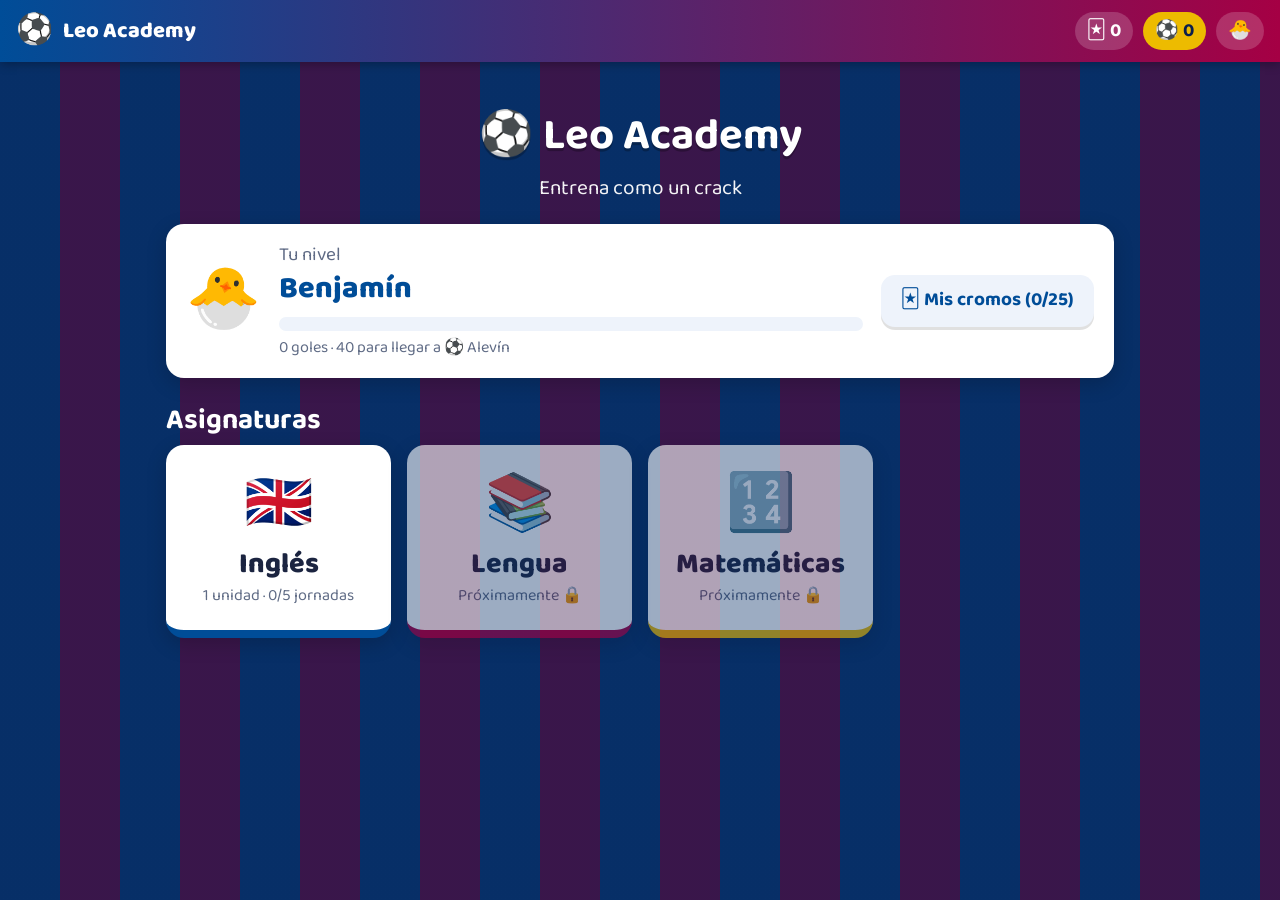
<file: index.html>
<!doctype html>
<html lang="es">
<head>
  <meta charset="utf-8">
  <meta name="viewport" content="width=device-width, initial-scale=1, viewport-fit=cover">
  <title>Leo Academy</title>
  <meta name="theme-color" content="#0b1f4d">
  <meta name="apple-mobile-web-app-capable" content="yes">
  <meta name="apple-mobile-web-app-title" content="Leo Academy">
  <link rel="icon" href="data:image/svg+xml,<svg xmlns='http://www.w3.org/2000/svg' viewBox='0 0 100 100'><text y='.9em' font-size='90'>⚽</text></svg>">
  <link rel="preconnect" href="https://fonts.googleapis.com">
  <link rel="preconnect" href="https://fonts.gstatic.com" crossorigin>
  <link href="https://fonts.googleapis.com/css2?family=Baloo+2:wght@500;600;700;800&display=swap" rel="stylesheet">
  <link rel="stylesheet" href="css/style.css">
</head>
<body>
  <div id="app"></div>

  <!-- Motor -->
  <script src="js/core.js"></script>
  <script src="js/glossary.js"></script>
  <script src="js/games.js"></script>

  <!-- Asignaturas -->
  <script src="subjects/subjects.js"></script>

  <!-- Unidades (una línea por unidad: subjects/<asignatura>/<unidad>.js) -->
  <script src="subjects/ingles/unit2.js"></script>

  <script src="js/app.js"></script>
</body>
</html>
</file>
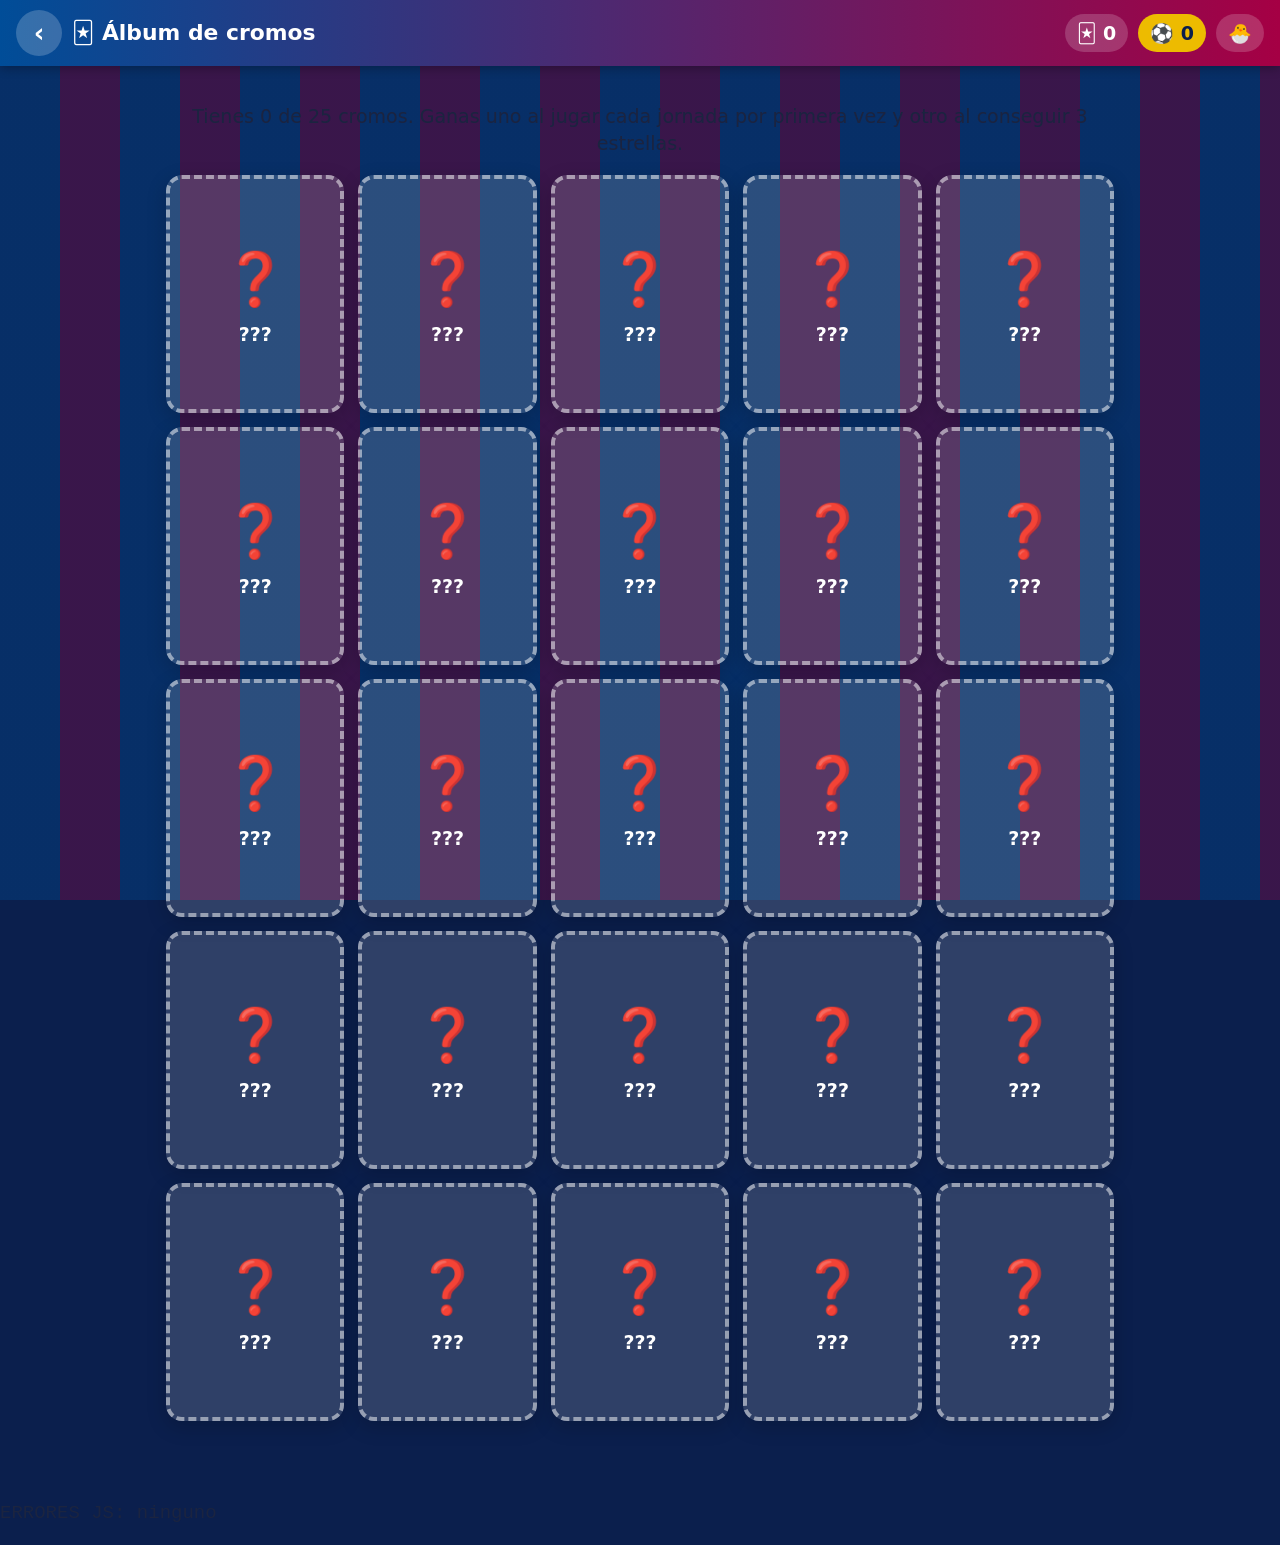
<file: tools/robot.html>
<!doctype html>
<html><head><meta charset="utf-8"><link rel="stylesheet" href="../css/style.css"></head>
<body>
<div id="app"></div>
<pre id="log"></pre>
<script>window.__errs = []; window.onerror = (m, s, l) => { __errs.push(m + ' @' + s + ':' + l); };</script>
<script src="../js/core.js"></script>
<script src="../js/glossary.js"></script>
<script src="../js/games.js"></script>
<script src="../subjects/subjects.js"></script>
<!-- UNITS -->
<script src="../js/app.js"></script>
<script>
/* Robot de pruebas: juega todos los juegos de todas las jornadas pulsando botones al azar
   y comprueba que cada juego llega al final sin errores. Lo lanza tools/test.sh */
Speech.supported = false;
Speech.sequence = () => Promise.resolve(true);
window.confirm = () => true;
const out = [];
const sleep = ms => new Promise(r => setTimeout(r, ms));

async function playGame(g) {
  const root = document.createElement('div');
  document.body.append(root);
  let scores = 0, finished = false;
  const ctx = { score() { scores++; }, finish() { finished = true; } };
  if (!GAMES[g.type]) return 'ERR tipo de juego desconocido: ' + g.type;
  try { GAMES[g.type](root, g, ctx); } catch (e) { return 'ERR al empezar: ' + e.message; }
  for (let k = 0; k < 600 && !finished; k++) {
    const q = s => [...root.querySelectorAll(s)].filter(b => !b.disabled && !b.classList.contains('done'));
    try {
      const next = q('.feedback .btn.primary')[0] || q('.card .btn.primary.big')[0];
      if (next) { next.click(); await sleep(5); continue; }
      if (g.type === 'match') {
        const l = q('.tile.en')[0], rs = q('.tile.es');
        if (l && rs.length) { l.click(); rs[Math.floor(Math.random() * rs.length)].click(); }
        await sleep(5); continue;
      }
      const chk = root.querySelector('.btn.primary:not(:disabled)');
      const inp = root.querySelector('.type-input:not(:disabled)');
      if (inp && chk) { inp.value = 'xx'; chk.click(); await sleep(5); continue; }
      const t = q('.opt')[0] || q('.bucket')[0] || q('.letter')[0] || q('.chip-pool .chip')[0];
      if (t) { t.click(); await sleep(5); continue; }
      if (chk) { chk.click(); await sleep(5); continue; }
      await sleep(100); // p. ej. avance automático tras acertar
    } catch (e) { return 'ERR jugando: ' + e.message; }
  }
  root.remove();
  return finished ? 'ok (' + scores + ' puntos)' : 'ERR no llega al final (' + scores + ' puntos)';
}

(async () => {
  for (const u of UNITS) {
    const key = u.subject + '-' + u.id;
    Speech.setLang(subjectOf(u).lang);
    for (const [di, d] of u.days.entries()) {
      for (const g of d.games) out.push(`${key} J${di + 1} [${g.type}] ${g.title}: ${await playGame(g)}`);
    }
    for (const hsh of ['#/u/' + key, '#/u/' + key + '/charla', '#/u/' + key + '/day/1', '#/u/' + key + '/day/free']) {
      history.replaceState(null, '', hsh); route(); await sleep(20);
      const len = document.getElementById('app').innerText.length;
      out.push(`${hsh}: ${len > 50 ? 'ok' : 'ERR pantalla vacía'}`);
    }
  }
  for (const s of SUBJECTS) { history.replaceState(null, '', '#/s/' + s.id); route(); await sleep(10); }
  history.replaceState(null, '', '#/album'); route();
  out.push('ERRORES JS: ' + (__errs.length ? 'ERR ' + JSON.stringify(__errs) : 'ninguno'));
  document.getElementById('log').textContent = out.join('\n');
})();
</script>
</body></html>
</file>
<file: css/style.css>
:root {
  --blue: #004d98;
  --blue-dark: #0b1f4d;
  --grana: #a50044;
  --gold: #edbb00;
  --pitch: #2f8f4e;
  --ink: #1b2440;
  --muted: #5f6b85;
  --card: #ffffff;
  --soft: #eef3fb;
  --ok: #18a058;
  --ok-bg: #e3f7ec;
  --ko: #d43b3b;
  --ko-bg: #fde8e8;
  --radius: 18px;
  --shadow: 0 6px 20px rgba(0, 0, 0, .18);
}
* { box-sizing: border-box; -webkit-tap-highlight-color: transparent; }
html { -webkit-text-size-adjust: 100%; }
body {
  margin: 0;
  font-family: 'Baloo 2', system-ui, -apple-system, 'Segoe UI', Roboto, sans-serif;
  font-size: 19px;
  line-height: 1.4;
  color: var(--ink);
  background-color: var(--blue-dark);
  background-image: repeating-linear-gradient(90deg, rgba(0, 77, 152, .35) 0 60px, rgba(165, 0, 68, .30) 60px 120px);
  background-attachment: fixed;
  min-height: 100vh;
}
a { color: inherit; text-decoration: none; }
button { font: inherit; color: inherit; cursor: pointer; }
button:disabled { cursor: default; }
h1, h2, h3, h4 { line-height: 1.15; margin: .3em 0; }
.hidden { display: none !important; }
.muted { color: var(--muted); }
.small { font-size: .85em; }
.center { text-align: center; }
.row { display: flex; gap: 12px; flex-wrap: wrap; justify-content: center; align-items: center; margin: 14px 0; }

/* ---------- Barra superior ---------- */
.topbar {
  position: sticky; top: 0; z-index: 20;
  display: flex; align-items: center; gap: 10px;
  padding: 10px max(16px, env(safe-area-inset-left));
  background: linear-gradient(90deg, var(--blue), var(--grana));
  color: #fff; box-shadow: 0 2px 10px rgba(0, 0, 0, .3);
}
.topbar .logo { font-size: 30px; }
.topbar-title { flex: 1; font-weight: 800; font-size: 1.15em; white-space: nowrap; overflow: hidden; text-overflow: ellipsis; }
.back { background: rgba(255, 255, 255, .2); border: 0; color: #fff; width: 46px; height: 46px; border-radius: 50%; font-size: 26px; font-weight: 800; display: grid; place-items: center; flex: none; }
.pill { background: rgba(255, 255, 255, .18); border: 0; color: #fff; padding: 6px 12px; border-radius: 999px; font-weight: 700; white-space: nowrap; }
.pill.gold { background: var(--gold); color: var(--blue-dark); }

.page { max-width: 980px; margin: 0 auto; padding: 18px 16px 60px; }
.card { background: var(--card); border-radius: var(--radius); box-shadow: var(--shadow); padding: 18px 20px; margin: 14px 0; }
.card.center { text-align: center; }

.hero { color: #fff; text-align: center; padding: 18px 0 6px; }
.hero h1 { font-size: 2.3em; text-shadow: 0 3px 0 rgba(0, 0, 0, .25); }
.hero p { margin: 0; font-size: 1.1em; opacity: .95; }
.small-hero h1 { font-size: 1.9em; }
.section-title { color: #fff; margin-top: 26px; }

/* ---------- Botones ---------- */
.btn {
  display: inline-flex; align-items: center; justify-content: center; gap: 6px;
  min-height: 52px; padding: 8px 20px; border-radius: 14px; border: 0;
  background: var(--soft); color: var(--blue); font-weight: 700; font-size: 1em;
  box-shadow: 0 3px 0 rgba(0, 0, 0, .12);
}
.btn:active { transform: translateY(2px); box-shadow: none; }
.btn.primary { background: var(--grana); color: #fff; box-shadow: 0 4px 0 #6d002d; }
.btn.primary:disabled { background: #c9c9d3; box-shadow: none; }
.btn.big { min-height: 60px; font-size: 1.15em; padding: 10px 28px; }
.btn.block { display: flex; width: 100%; margin-top: 18px; }
.btn.listen { background: var(--blue); color: #fff; box-shadow: 0 4px 0 #002a55; font-size: 1.15em; }
.btn.listen.playing { animation: pulse 1s infinite; }

/* ---------- Inicio ---------- */
.level-card { display: flex; align-items: center; gap: 18px; flex-wrap: wrap; }
.level-emoji { font-size: 60px; }
.level-info { flex: 1; min-width: 200px; }
.level-name { font-size: 1.6em; font-weight: 800; color: var(--blue); }
.bar { height: 14px; background: var(--soft); border-radius: 99px; overflow: hidden; margin: 6px 0; }
.bar span { display: block; height: 100%; background: linear-gradient(90deg, var(--blue), var(--grana)); border-radius: 99px; }
.subject-grid { display: grid; grid-template-columns: repeat(auto-fill, minmax(220px, 1fr)); gap: 16px; }
.subject-card {
  background: #fff; border-radius: var(--radius); padding: 22px; text-align: center; box-shadow: var(--shadow);
  border-bottom: 8px solid var(--c);
}
.subject-card.soon { opacity: .6; }
.subject-emoji { font-size: 56px; }
.subject-name { font-size: 1.5em; font-weight: 800; }

/* ---------- Unidades y jornadas ---------- */
.unit-card { display: flex; gap: 16px; align-items: center; }
.unit-num { width: 64px; height: 64px; border-radius: 50%; background: var(--blue); color: #fff; font-size: 30px; font-weight: 800; display: grid; place-items: center; flex: none; }
.unit-title { font-weight: 800; font-size: 1.25em; }
.day-list { display: grid; gap: 4px; }
.day-card, .charla-link { display: flex; align-items: center; gap: 16px; border-left: 8px solid var(--blue); }
.charla-link { border-left-color: var(--gold); }
.day-card.played { border-left-color: var(--ok); }
.day-card.final { border-left-color: var(--grana); background: linear-gradient(90deg, #fff, #fff6d6); }
.day-card.free { border-left-color: var(--gold); }
.day-emoji { font-size: 44px; flex: none; width: 56px; text-align: center; }
.day-info { flex: 1; }
.day-kicker { font-size: .8em; font-weight: 800; letter-spacing: .08em; color: var(--grana); }
.day-name { font-size: 1.25em; font-weight: 800; }
.day-side { flex: none; }
.play { display: grid; place-items: center; width: 50px; height: 50px; border-radius: 50%; background: var(--grana); color: #fff; font-size: 22px; }
.games-emojis { letter-spacing: 4px; margin-top: 4px; }
.stars { color: #d6d9e2; font-size: 1.5em; letter-spacing: 2px; white-space: nowrap; }
.stars .on { color: var(--gold); text-shadow: 0 1px 0 #a07d00; }
.tip { background: #fff8db; border-left: 6px solid var(--gold); border-radius: 12px; padding: 10px 14px; margin: 12px 0; }
.page > .tip { box-shadow: var(--shadow); }

/* ---------- Charla ---------- */
.charla-card h2 { color: var(--blue); }
.charla-card h4 { color: var(--grana); margin-top: 1.1em; font-size: 1.1em; }
.charla-body ul, .charla-body ol { padding-left: 1.3em; }
.charla-body li { margin: 6px 0; }
.rule { background: var(--soft); border-radius: 12px; padding: 10px 14px; margin: 10px 0; }
.ex { background: #f3fff6; border-left: 5px solid var(--ok); border-radius: 10px; padding: 8px 12px; }
.say {
  display: inline-flex; align-items: center; gap: 4px; border: 0; background: #e6efff; color: var(--blue);
  font-weight: 700; padding: 2px 10px; border-radius: 10px; margin: 2px 0; text-align: left;
}
.say:active { background: #cfe0ff; }
.say-ico { font-size: .85em; }
.vocab-grid { display: grid; grid-template-columns: repeat(auto-fill, minmax(170px, 1fr)); gap: 8px; }
.vocab { background: var(--soft); border-radius: 12px; padding: 8px; display: flex; flex-direction: column; align-items: center; text-align: center; }
.vocab .emo { font-size: 30px; }
.tbl-wrap { overflow-x: auto; }
.tbl { border-collapse: collapse; width: 100%; margin: 10px 0; background: #fff; }
.tbl th, .tbl td { border: 2px solid #dfe5f1; padding: 8px 10px; text-align: left; vertical-align: middle; }
.tbl th { background: var(--blue); color: #fff; }
.tbl tr.irr td { background: #fff3f6; }
.tbl.errors td:first-child { color: var(--ko); }
.tbl.data { width: auto; margin: 6px auto; }
.tbl.data td, .tbl.data th { text-align: center; padding: 6px 14px; }
.tbl.data tr th:first-child { background: var(--grana); }
.table-title { font-weight: 800; color: var(--blue); text-align: center; }
.toc { display: flex; flex-wrap: wrap; gap: 8px; align-items: center; }

/* ---------- Modal ---------- */
.modal { position: fixed; inset: 0; background: rgba(5, 15, 40, .7); z-index: 50; display: grid; place-items: center; padding: 16px; }
.modal-box { background: var(--blue-dark); border-radius: var(--radius); width: min(900px, 100%); max-height: 92vh; display: flex; flex-direction: column; overflow: hidden; }
.modal-head { display: flex; justify-content: space-between; align-items: center; padding: 10px 16px; color: #fff; background: linear-gradient(90deg, var(--blue), var(--grana)); }
.modal-body { overflow-y: auto; padding: 4px 14px 14px; -webkit-overflow-scrolling: touch; }

/* ---------- Marcador ---------- */
.play-bar { justify-content: space-between; }
.scoreboard { display: flex; align-items: center; gap: 10px; background: #071534; border-radius: 12px; padding: 6px 14px; font-weight: 800; }
.scoreboard .team { font-size: .8em; letter-spacing: .05em; }
.scoreboard .home { color: #ffd34d; }
.scoreboard .away { color: #b9c3dd; }
.score-n { font-size: 1.6em; min-width: 1.2em; text-align: center; font-variant-numeric: tabular-nums; }
.score-n.bump { animation: bump .5s; }
.game-label { text-align: center; color: #fff; font-weight: 700; padding: 8px 16px 0; min-height: 10px; }

/* ---------- Juegos: comunes ---------- */
.intro-card h2 { color: var(--blue); }
.big-emoji { font-size: 64px; line-height: 1.1; }
.lineup { text-align: left; display: inline-block; margin: 8px auto; background: var(--soft); border-radius: 14px; padding: 10px 18px; }
.lineup ol { margin: 4px 0 0; padding-left: 1.2em; }
.progress { display: flex; align-items: center; gap: 6px; justify-content: center; flex-wrap: wrap; margin: 4px 0 8px; }
.dot { width: 14px; height: 14px; border-radius: 50%; background: rgba(255, 255, 255, .3); }
.dot.done { background: var(--gold); }
.dot.now { background: #fff; transform: scale(1.3); }
.progress-n { color: #fff; font-weight: 700; margin-left: 6px; }
.progress-text { color: #fff; text-align: center; font-weight: 700; }
.question { font-size: 1.3em; font-weight: 700; }
.question.small { font-size: 1.1em; color: #fff; text-align: center; margin: 10px 0; }
.context { margin-bottom: 10px; }
.options { display: grid; gap: 12px; margin: 14px 0; }
.options.grid { grid-template-columns: repeat(auto-fit, minmax(180px, 1fr)); }
.opt {
  background: #fff; border: 3px solid transparent; border-radius: 16px; padding: 14px 16px; min-height: 64px;
  font-size: 1.15em; font-weight: 700; box-shadow: 0 4px 0 rgba(0, 0, 0, .18); text-align: center;
}
.opt:active:not(:disabled) { transform: translateY(2px); box-shadow: none; }
.opt.right { background: var(--ok-bg); border-color: var(--ok); color: #0c6b39; }
.opt.wrong { background: var(--ko-bg); border-color: var(--ko); color: #9a1f1f; }
.opt:disabled:not(.right):not(.wrong) { opacity: .6; }
.fb-slot:empty { display: none; }
.feedback { border-radius: var(--radius); padding: 16px 18px; margin: 10px 0 20px; text-align: center; box-shadow: var(--shadow); }
.feedback.ok { background: var(--ok-bg); border: 3px solid var(--ok); }
.feedback.ko { background: var(--ko-bg); border: 3px solid var(--ko); }
.fb-title { font-size: 1.5em; font-weight: 800; }
.feedback.ok .fb-title { color: #0c6b39; }
.feedback.ko .fb-title { color: #9a1f1f; }
.fb-text { margin: 6px 0 12px; }
.quick-ok { text-align: center; color: #fff; font-size: 1.6em; font-weight: 800; margin: 10px; animation: pop .5s; }
.msg { color: #fff; text-align: center; font-weight: 700; min-height: 1.4em; }
.hint-line { color: #fff; text-align: center; margin: 6px 0; }
.hint-line.warn { color: var(--gold); font-weight: 700; }
.say-btn { border: 0; background: #e6efff; color: var(--blue); font-weight: 700; padding: 8px 14px; border-radius: 12px; margin: 4px; }
.es-wrap { margin-top: 8px; }
.es-btn, .chip-toggle { border: 2px solid #d5deef; background: #fff; color: var(--blue); border-radius: 999px; padding: 4px 14px; font-weight: 700; font-size: .9em; margin: 4px 4px 4px 0; }
.es-btn.on, .chip-toggle.on { background: var(--blue); color: #fff; border-color: var(--blue); }
.es-text, .transcript { background: #fff8db; border-radius: 10px; padding: 8px 12px; margin-top: 6px; text-align: left; }
.transcript-wrap { margin: 6px 0 10px; }
.listen-box { display: flex; align-items: center; gap: 10px; flex-wrap: wrap; justify-content: center; background: var(--soft); border-radius: 14px; padding: 10px; margin-bottom: 12px; }
.plays { color: var(--muted); font-size: .9em; }

/* ---------- Penalti ---------- */
.penalty { position: relative; height: 104px; max-width: 320px; margin: 0 auto 4px; }
.goal { position: absolute; top: 0; left: 50%; width: 230px; height: 70px; transform: translateX(-50%); border: 5px solid #fff; border-bottom: 0; border-radius: 4px 4px 0 0; }
.net { position: absolute; inset: 0; opacity: .35; background-image: linear-gradient(#fff 1px, transparent 1px), linear-gradient(90deg, #fff 1px, transparent 1px); background-size: 12px 12px; }
.keeper { position: absolute; bottom: -4px; left: 50%; font-size: 36px; transform: translateX(-50%); transition: transform .45s ease-out; }
.ball { position: absolute; bottom: 0; left: 50%; font-size: 32px; transform: translateX(-50%); transition: transform .5s cubic-bezier(.2, .7, .3, 1); }
.goal-left .ball { transform: translate(-200%, -78px) scale(.7); }
.goal-left .keeper { transform: translateX(40%) rotate(35deg); }
.goal-right .ball { transform: translate(100%, -78px) scale(.7); }
.goal-right .keeper { transform: translateX(-140%) rotate(-35deg); }
.save-left .ball { transform: translate(-140%, -50px) scale(.7); }
.save-left .keeper { transform: translateX(-130%) rotate(-30deg); }
.save-right .ball { transform: translate(40%, -50px) scale(.7); }
.save-right .keeper { transform: translateX(30%) rotate(30deg); }

/* ---------- Parejas ---------- */
.match { display: grid; grid-template-columns: 1fr 1fr; gap: 14px; }
.match-col { display: grid; gap: 10px; align-content: start; }
.tile { background: #fff; border: 3px solid transparent; border-radius: 14px; min-height: 62px; padding: 8px 12px; font-weight: 700; font-size: 1.1em; box-shadow: 0 4px 0 rgba(0, 0, 0, .18); display: flex; align-items: center; justify-content: center; gap: 8px; }
.tile.en { color: var(--blue); }
.tile.sel { border-color: var(--gold); background: #fff8db; transform: scale(1.03); }
.tile.done { background: var(--ok-bg); border-color: var(--ok); opacity: .55; box-shadow: none; }
.tile .emo { font-size: 1.4em; }

/* ---------- Letras / frases ---------- */
.clue { font-size: 1.4em; font-weight: 700; }
.slots, .letters { display: flex; flex-wrap: wrap; gap: 8px; justify-content: center; margin: 14px 0; }
.slot, .letter { width: 52px; height: 58px; border-radius: 12px; font-size: 1.6em; font-weight: 800; border: 0; }
.slot { background: rgba(255, 255, 255, .25); border: 3px dashed rgba(255, 255, 255, .7); color: #fff; }
.slot.filled { background: #fff; color: var(--blue); border: 3px solid #fff; }
.letter { background: var(--gold); color: var(--blue-dark); box-shadow: 0 4px 0 #a07d00; }
.letter:disabled { opacity: .25; box-shadow: none; }
.answer-zone { min-height: 76px; background: rgba(255, 255, 255, .95); border-radius: var(--radius); padding: 12px; display: flex; flex-wrap: wrap; gap: 8px; align-items: center; margin: 10px 0; border: 3px dashed var(--blue); }
.answer-zone.lines, .chip-pool.lines { flex-direction: column; align-items: stretch; }
.placeholder { color: var(--muted); }
.chip-pool { display: flex; flex-wrap: wrap; gap: 10px; justify-content: center; margin: 12px 0; }
.chip { background: #fff; border: 0; border-radius: 12px; padding: 10px 16px; min-height: 52px; font-size: 1.15em; font-weight: 700; box-shadow: 0 4px 0 rgba(0, 0, 0, .2); color: var(--blue); text-align: left; }
.chip.in { background: var(--blue); color: #fff; }
.chip:disabled { opacity: .25; box-shadow: none; }
.toc .chip { font-size: .9em; min-height: 40px; padding: 6px 12px; background: var(--soft); box-shadow: none; }

/* ---------- Escribir ---------- */
.type-row { display: flex; gap: 10px; margin: 12px 0; }
.type-input { flex: 1; min-width: 0; font: inherit; font-size: 1.4em; font-weight: 700; padding: 10px 16px; border-radius: 14px; border: 3px solid #fff; color: var(--blue); }
.type-input:focus { outline: none; border-color: var(--gold); }
.type-input.right { border-color: var(--ok); background: var(--ok-bg); }
.type-input.wrong { border-color: var(--ko); background: var(--ko-bg); }
.clue-gap { color: var(--grana); letter-spacing: 2px; }

/* ---------- Clasificar ---------- */
.classify-word { font-size: 2.4em; font-weight: 800; color: var(--blue); }
.buckets { display: grid; grid-template-columns: repeat(auto-fit, minmax(200px, 1fr)); gap: 12px; }
.bucket { background: #fff; border: 3px solid transparent; border-radius: 16px; min-height: 84px; font-weight: 800; font-size: 1.1em; display: flex; align-items: center; justify-content: center; gap: 10px; box-shadow: 0 4px 0 rgba(0, 0, 0, .2); }
.bucket .emo { font-size: 1.8em; }
.bucket.right { background: var(--ok-bg); border-color: var(--ok); }
.bucket.wrong { background: var(--ko-bg); border-color: var(--ko); }

/* ---------- Reading ---------- */
.reading-layout { display: grid; gap: 14px; }
.reading-card { margin: 0; }
.reading-title { color: var(--grana); }
.tools { display: flex; flex-wrap: wrap; gap: 8px; align-items: center; border-bottom: 2px solid var(--soft); padding-bottom: 10px; margin-bottom: 8px; }
.tool { border: 0; background: var(--blue); color: #fff; font-weight: 700; padding: 8px 14px; border-radius: 12px; }
.tool.on { background: var(--grana); }
.reading-text { font-size: 1.15em; line-height: 1.75; max-height: 52vh; overflow-y: auto; -webkit-overflow-scrolling: touch; padding-right: 4px; }
.para { margin: 0 0 12px; }
.para-es { margin: -6px 0 14px; background: #fff8db; border-radius: 10px; padding: 6px 10px; font-size: .9em; line-height: 1.45; }
.sent { border-radius: 6px; transition: background .2s; }
.sent.now { background: #dbe8ff; }
.sent.hint { background: #fff0a8; box-shadow: 0 0 0 3px #fff0a8; }
.sent.evidence { background: #c9f2d9; box-shadow: 0 0 0 3px #c9f2d9; }
.w { cursor: pointer; border-radius: 4px; }
.w:hover { background: #eef3fb; }
.w.tapped { background: var(--gold); }
.gloss-bar { position: sticky; bottom: 0; background: var(--blue-dark); color: #fff; border-radius: 12px; padding: 8px 12px; margin-top: 8px; min-height: 48px; display: flex; align-items: center; gap: 6px; flex-wrap: wrap; }
.gloss-bar .say-btn { padding: 2px 10px; }
.reading-q .question { font-size: 1.2em; }

/* ---------- Huecos ---------- */
.cloze-text { font-size: 1.15em; line-height: 2; }
.gap { background: var(--soft); border-radius: 8px; padding: 2px 8px; font-weight: 700; color: var(--muted); }
.gap.current { background: var(--gold); color: var(--blue-dark); animation: pulse 1.2s infinite; }
.gap.filled-ok { background: var(--ok-bg); color: #0c6b39; }
.gap.filled-ko { background: var(--ko-bg); color: #9a1f1f; }

/* ---------- Final y cromos ---------- */
.end-card h2 { color: var(--blue); font-size: 1.8em; }
.final-score { display: flex; justify-content: center; align-items: center; gap: 16px; font-weight: 800; margin: 8px 0; }
.final-score b { font-size: 2.6em; color: var(--grana); }
.new-card { margin: 18px auto; animation: pop .6s; }
.album { display: grid; grid-template-columns: repeat(auto-fill, minmax(150px, 1fr)); gap: 14px; }
.cromo {
  width: 150px; margin: 0 auto; aspect-ratio: 3 / 4; border-radius: 16px; padding: 10px;
  background: linear-gradient(160deg, var(--blue) 0 50%, var(--grana) 50% 100%); color: #fff;
  display: flex; flex-direction: column; align-items: center; justify-content: space-between; text-align: center;
  border: 5px solid #fff; box-shadow: var(--shadow);
}
.album .cromo { width: 100%; }
.cromo.legend { background: linear-gradient(160deg, #f8d84a, #c99700); color: var(--blue-dark); border-color: #fff4c2; }
.cromo.locked { background: rgba(255, 255, 255, .15); border: 4px dashed rgba(255, 255, 255, .5); justify-content: center; gap: 8px; }
.cromo-top { font-size: .65em; font-weight: 800; letter-spacing: .1em; }
.cromo-emoji { font-size: 52px; }
.cromo-name { font-weight: 800; line-height: 1.1; }
.cromo-pos { font-size: .75em; opacity: .9; }

/* ---------- Avisos ---------- */
.toast { position: fixed; left: 50%; bottom: 24px; transform: translate(-50%, 40px); opacity: 0; background: var(--blue-dark); color: #fff; padding: 12px 20px; border-radius: 14px; z-index: 99; transition: .3s; box-shadow: var(--shadow); }
.toast.show { transform: translate(-50%, 0); opacity: 1; }

/* ---------- Animaciones ---------- */
@keyframes pulse { 0%, 100% { filter: brightness(1); } 50% { filter: brightness(1.25); } }
@keyframes bump { 0% { transform: scale(1); } 40% { transform: scale(1.6); } 100% { transform: scale(1); } }
@keyframes pop { 0% { transform: scale(.4); opacity: 0; } 70% { transform: scale(1.1); } 100% { transform: scale(1); opacity: 1; } }
@keyframes shakeX { 0%, 100% { transform: translateX(0); } 25% { transform: translateX(-8px); } 75% { transform: translateX(8px); } }
.shake { animation: shakeX .4s; }

/* ---------- Tablet apaisada y ordenador ---------- */
@media (min-width: 900px) {
  .reading-layout { grid-template-columns: 1.15fr 1fr; align-items: start; }
  .reading-card { position: sticky; top: 84px; }
  .reading-text { max-height: 58vh; }
}
@media (max-width: 560px) {
  body { font-size: 17px; }
  .scoreboard .team { display: none; }
  .match { gap: 8px; }
  .tile { font-size: 1em; }
  .slot, .letter { width: 42px; height: 50px; font-size: 1.3em; }
}
@media (prefers-reduced-motion: reduce) {
  * { animation: none !important; transition: none !important; }
}

/* ---------- v2: unidad en casillas, menos texto ---------- */
.btn.ghost { background: rgba(255, 255, 255, .15); color: #fff; box-shadow: none; border: 2px solid rgba(255, 255, 255, .5); margin-top: 10px; }
.day-grid { display: grid; grid-template-columns: repeat(auto-fill, minmax(200px, 1fr)); gap: 16px; margin-top: 10px; }
.day-tile {
  background: #fff; border-radius: 22px; padding: 16px 12px 14px; text-align: center; box-shadow: var(--shadow);
  display: flex; flex-direction: column; align-items: center; gap: 4px; border-bottom: 8px solid var(--blue);
  transition: transform .15s;
}
.day-tile:active { transform: scale(.97); }
.day-tile.played { border-bottom-color: var(--ok); }
.day-tile.final { background: linear-gradient(180deg, #fff 55%, #fff3c4); border-bottom-color: var(--gold); }
.day-tile.free { background: linear-gradient(180deg, #fff 55%, #fde3ee); border-bottom-color: var(--grana); }
.tile-emoji { font-size: 58px; line-height: 1.15; }
.day-tile .day-name { font-size: 1.1em; line-height: 1.15; min-height: 2.3em; display: flex; align-items: center; }
.day-tile .play { width: 44px; height: 44px; font-size: 18px; }

.lineup-row { display: flex; justify-content: center; gap: 10px; flex-wrap: wrap; margin: 10px 0 4px; }
.lineup-ball { width: 54px; height: 54px; border-radius: 50%; background: var(--soft); display: grid; place-items: center; font-size: 28px; box-shadow: inset 0 -3px 0 rgba(0, 0, 0, .08); }

/* ---------- Mini-explicación antes de cada juego ---------- */
.game-head { display: flex; align-items: center; justify-content: center; gap: 12px; }
.game-emoji { font-size: 48px; }
.teach { text-align: left; background: linear-gradient(135deg, #eef4ff, #fff5f9); border-radius: 18px; padding: 12px 14px; margin: 12px 0; border: 2px solid #dbe6fb; }
.teach-title { font-weight: 800; color: var(--grana); margin-bottom: 6px; }
.teach-row { display: grid; grid-template-columns: minmax(150px, 34%) 1fr; gap: 10px; align-items: center; padding: 8px 0; border-top: 1px dashed #d3ddef; }
.teach-row:first-of-type { border-top: 0; }
.teach-label { font-weight: 700; color: var(--blue); }
.teach-ex { display: flex; flex-wrap: wrap; gap: 6px; align-items: center; }
.teach-ex .say { font-size: 1.05em; padding: 4px 12px; background: #fff; box-shadow: 0 2px 0 #cfdcf3; }
.teach-es { width: 100%; }
.how { font-size: .95em; color: var(--muted); margin: 6px 0 12px; }
@media (max-width: 600px) { .teach-row { grid-template-columns: 1fr; gap: 4px; } }
</file>
